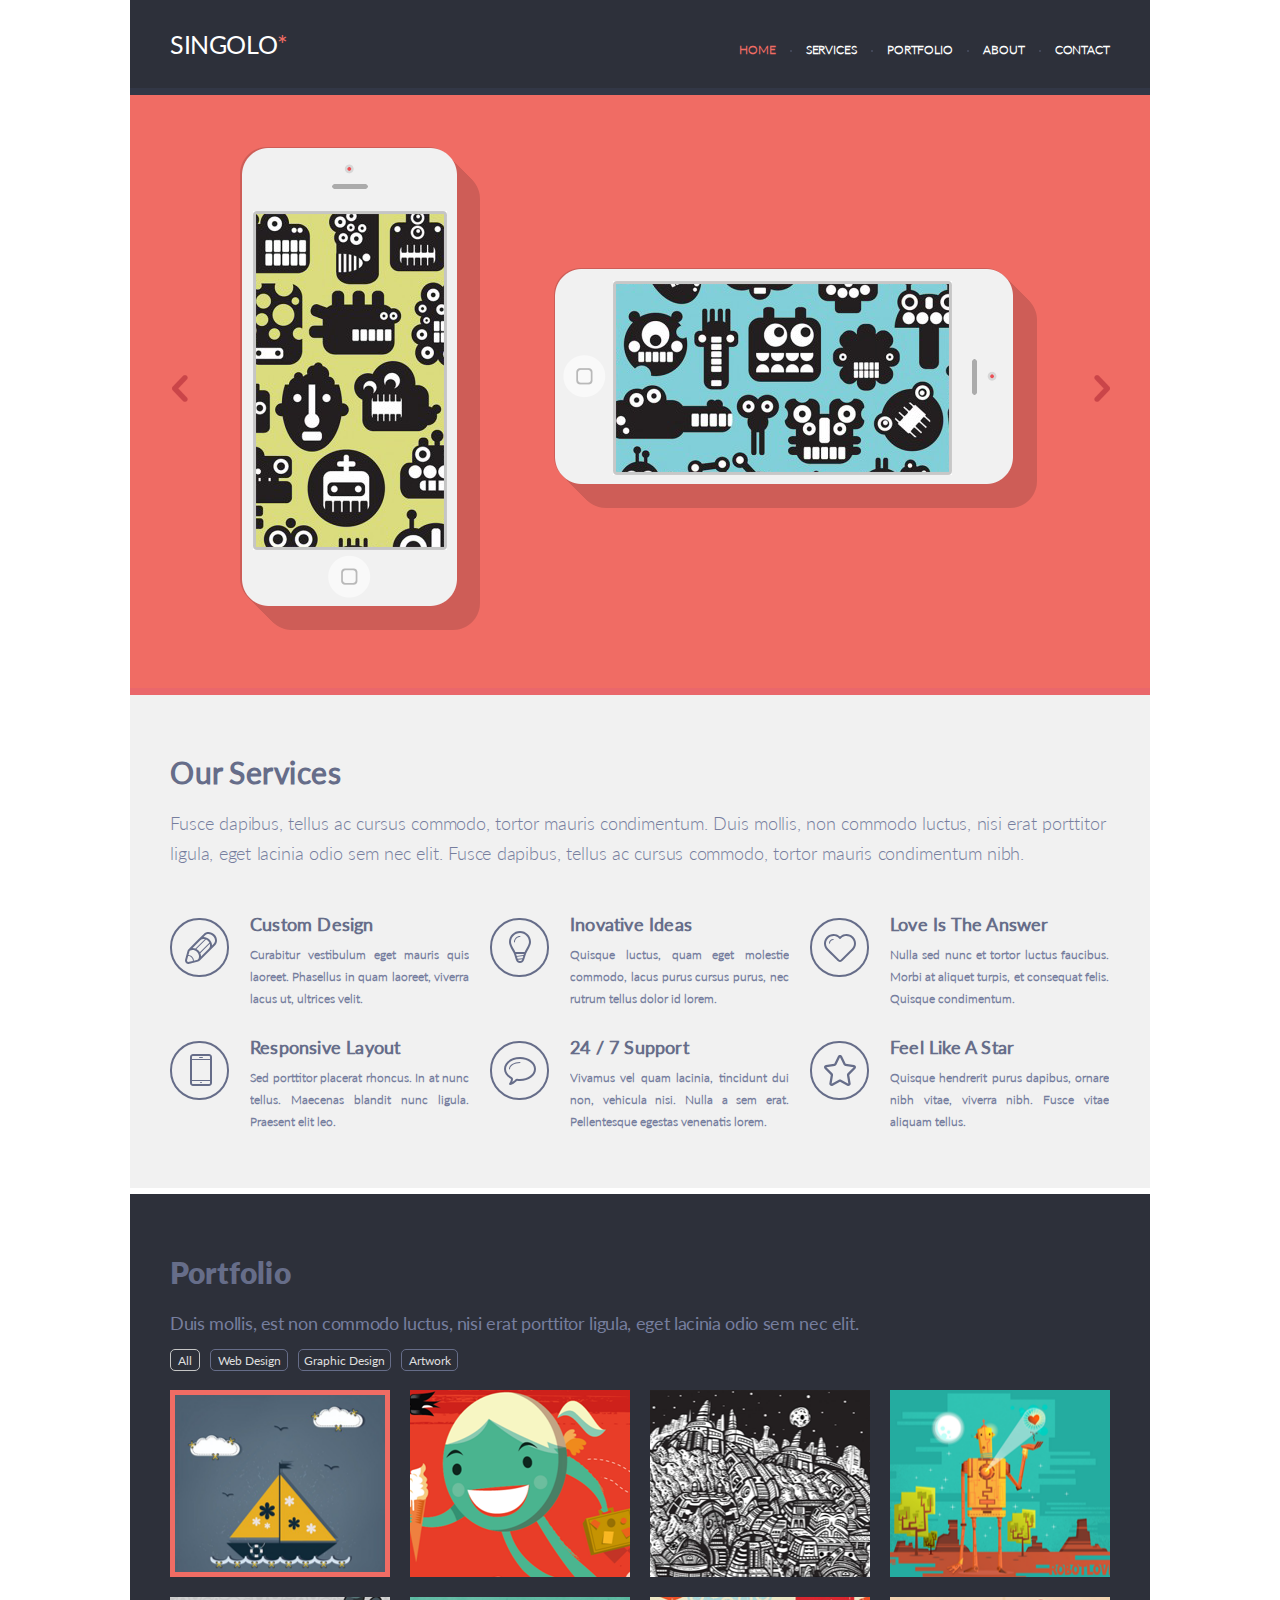
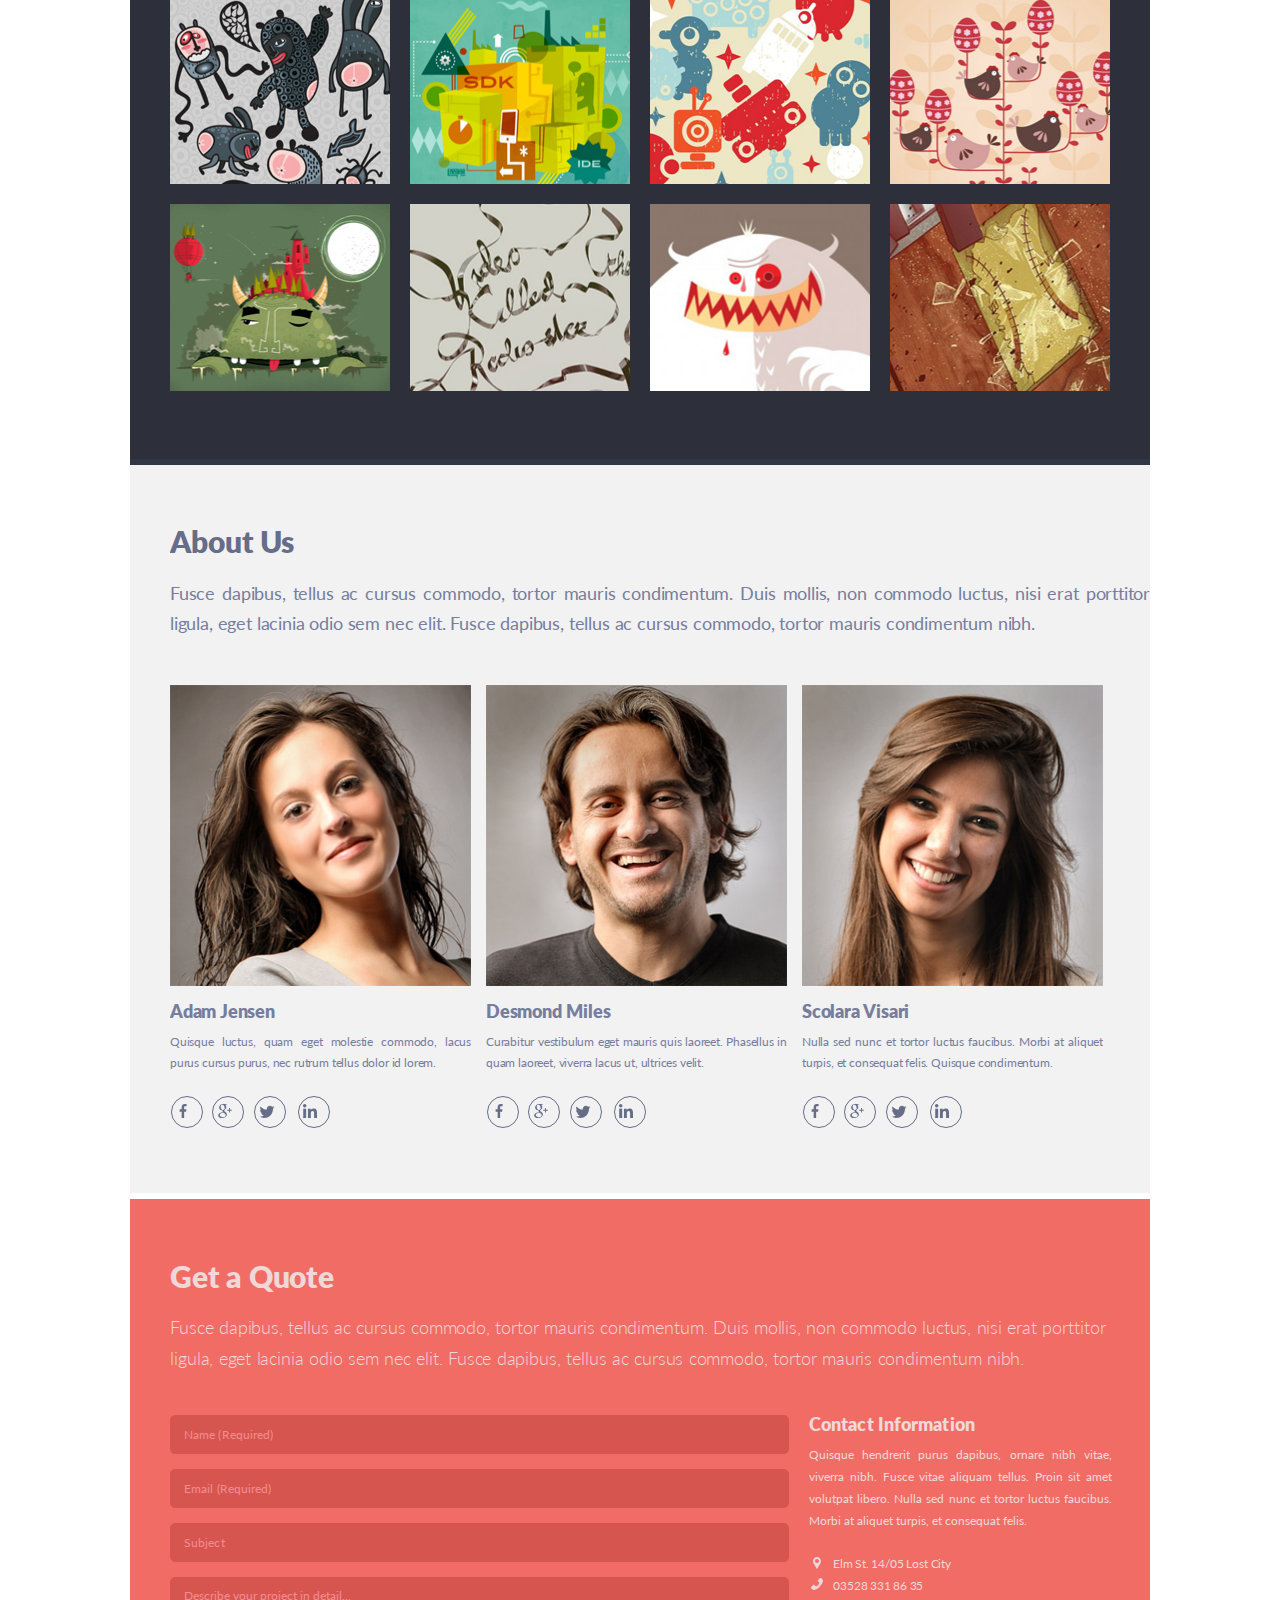
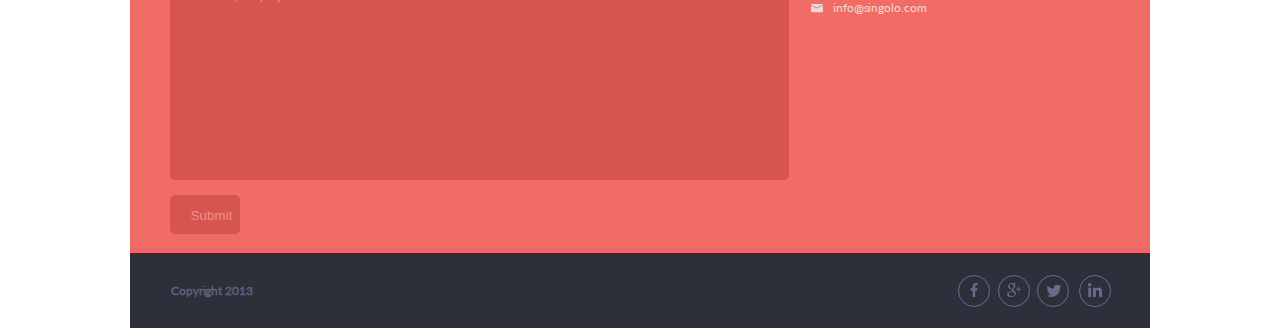
<file: index.html>
<!DOCTYPE html>
<html lang="en">
<head>
    <meta charset="UTF-8">
    <meta name="viewport" content="width=device-width, initial-scale=1.0, user-scalable=no">
    <title>Document</title>
    <link rel="stylesheet" href="./style.css">
</head>
<body>
    <header class="header">
        <div class="header-wrapper">
            <div class="hamburger">
                <span class="hamburger-line"></span>
                <span class="hamburger-line"></span>
                <span class="hamburger-line"></span>
            </div>
            <h1 class="header-title">singolo<span>*</span></h1>
            <nav class="header-navbar" id="header-nav">
                <a href="#home" class="header-navbar__link header-active">home</a>
                <a href="#services" class="header-navbar__link">services</a>
                <a href="#portfolio" class="header-navbar__link">portfolio</a>
                <a href="#about" class="header-navbar__link">about</a>
                <a href="#contact" class="header-navbar__link">contact</a>
            </nav>
        </div> 
    </header>
    <main class="main">
        <section class="slider" id="home">
            <div class="wrapper-slider back-slider-1 wrapper-active">
                <div class="phone-vertical">
                    <img src="./assets/image/phone.png" alt="Phone-img" id="phone-vertical" class="phone-vertical-wrapper cursor-pointer">
                    <img src="./assets/image/image-inner-vertical.png" alt="phone-display" class="phone-vertical-display cursor-pointer">
                    <div class="vertical-display-black cursor-pointer"></div>
                </div>   
                <div class="phone-horizontal">
                    <img src="./assets/image/phone-horiz.png" alt="Phone-img" id="phone-horizontal" class="phone-horizontal-wrapper cursor-pointer">
                    <img src="./assets/image/image-inner-gorizont.png" alt="phone-display" class="phone-horizontal-display cursor-pointer">
                    <div class="horizontal-display-black cursor-pointer"></div>
                </div>
            </div>
            <div class="wrapper-slider back-slider-2">
                <div class="inner-slider-2">
                    <img src="./assets/image/phone-back-slide2.png" alt="Phone-img" class="phone-back-slide-2">
                    <img src="./assets/image/phone-back-slide2.png" alt="Phone-img" class="phone-back-slide-2">
                </div>
                <img src="./assets/image/phone-content-slide2.png" class="phone-slider-2" alt="Phone-img">
            </div>
            <div class="slider-left">
                <img src="./assets/image/slider-left.svg" alt="slider">
            </div>
            <div class="slider-right">
                <img src="./assets/image/slider-right.svg" alt="slider">
            </div>
        </section>
        <section class="services" id="services">
            <h2 class="services-title">Our Services</h2>
            <p class="services-subtitle">Fusce dapibus, tellus ac cursus commodo, tortor mauris condimentum. Duis mollis, non commodo luctus, nisi erat porttitor ligula, eget lacinia odio sem nec elit. Fusce dapibus, tellus ac cursus commodo, tortor mauris condimentum nibh.
            </p>
            <div class="services-characteristic">
                <div class="services-characteristic__column">
                    <div class="characteristic_element design">
                        <h3>Custom Design</h3>
                        <p>Curabitur vestibulum eget mauris quis laoreet. Phasellus in quam laoreet, viverra lacus ut, ultrices velit.</p>
                    </div>
                    <div class="characteristic_element responsive">
                        <h3>Responsive Layout</h3>
                        <p>Sed porttitor placerat rhoncus. In at nunc tellus. Maecenas blandit nunc ligula. Praesent elit leo.</p>
                    </div>
                </div>
                <div class="services-characteristic__column">
                    <div class="characteristic_element inovative">
                        <h3>Inovative Ideas</h3>
                        <p>Quisque luctus, quam eget molestie commodo, lacus purus cursus purus, nec rutrum tellus dolor id lorem.</p>
                    </div>
                    <div class="characteristic_element support">
                        <h3>24 / 7 Support</h3>
                        <p>Vivamus vel quam lacinia, tincidunt dui non, vehicula nisi. Nulla a sem erat. Pellentesque egestas venenatis lorem.</p>
                    </div>
                </div>
                <div class="services-characteristic__column">
                    <div class="characteristic_element love">
                        <h3>Love Is The Answer</h3>
                        <p>Nulla sed nunc et tortor luctus faucibus. Morbi at aliquet turpis, et consequat felis. Quisque condimentum.</p>
                    </div>
                    <div class="characteristic_element feel">
                        <h3>Feel Like A Star</h3>
                        <p>Quisque hendrerit purus dapibus, ornare nibh vitae, viverra nibh. Fusce vitae aliquam tellus.</p>
                    </div>
                </div>
            </div>
        </section>
        <section class="portfolio" id="portfolio">
            <h2 class="portfolio-title">Portfolio</h2>
            <p class="portfolio-subtitle">Duis mollis, est non commodo luctus, nisi erat porttitor ligula, eget lacinia odio sem nec elit.</p>
            <nav class="portfolio-nav">
                <ul>
                    <li class="portfolio-nav__element portfolio-nav-active"><a href="#"></a>All</a></li>
                    <li class="portfolio-nav__element"><a href="#"></a>Web Design</a></li>
                    <li class="portfolio-nav__element"><a href="#"></a>Graphic Design</a></li>
                    <li class="portfolio-nav__element"><a href="#"></a>Artwork</a></li>
                </ul>
            </nav>
            <div class="portfolio-image" id="portfolio-image">
                <div class="portfolio-image__element top-1 portfolio-image-active"></div>
                <div class="portfolio-image__element top-2"></div>
                <div class="portfolio-image__element top-3"></div>
                <div class="portfolio-image__element top-4"></div>
                <div class="portfolio-image__element midle-1"></div>
                <div class="portfolio-image__element midle-2"></div>
                <div class="portfolio-image__element midle-3"></div>
                <div class="portfolio-image__element midle-4"></div>
                <div class="portfolio-image__element bottom-1"></div>
                <div class="portfolio-image__element bottom-2"></div>
                <div class="portfolio-image__element bottom-3"></div>
                <div class="portfolio-image__element bottom-4"></div>
            </div>
        </section>
        <section class="about" id="about">
            <h2 class="about-title">About Us</h2>
            <p class="about-subtitle">Fusce dapibus, tellus ac cursus commodo, tortor mauris condimentum. Duis mollis, non commodo luctus, nisi erat porttitor ligula, eget lacinia odio sem nec elit. Fusce dapibus, tellus ac cursus commodo, tortor mauris condimentum nibh.</p>
            <div class="about-column-wrapper">
                <div class="about-column">
                    <img src="./assets/image/singolo2/about-column-left.png" alt="img">
                    <h2 class="about-column__title">Adam Jensen</h2>
                    <p class="about-column__subtitle">Quisque luctus, quam eget molestie commodo, lacus purus cursus purus, nec rutrum tellus dolor id lorem.</p>
                    <div class="socials">
                        <a href="#"><img src="./assets/image/singolo2/facebook.svg" height="14" alt="facebook"></a>
                        <a href="#"><img src="./assets/image/singolo2/google-plus-social-logotype.svg" height="14" alt="google"></a>
                        <a href="#"><img src="./assets/image/singolo2/twitter.svg" height="16" alt="twitter"></a>
                        <a href="#"><img src="./assets/image/singolo2/linkedin.svg" height="14" alt="linkedin"></a>
                    </div>
                </div>
                <div class="about-column">
                    <img src="./assets/image/singolo2/about-column-center.png" alt="img">
                    <h2 class="about-column__title">Desmond Miles</h2>
                    <p class="about-column__subtitle">Curabitur vestibulum eget mauris quis laoreet. Phasellus in quam laoreet, viverra lacus ut, ultrices velit.</p>
                    <div class="socials">
                        <a href="#"><img src="./assets/image/singolo2/facebook.svg" height="14" alt="facebook"></a>
                        <a href="#"><img src="./assets/image/singolo2/google-plus-social-logotype.svg" height="14" alt="google"></a>
                        <a href="#"><img src="./assets/image/singolo2/twitter.svg" height="16" alt="twitter"></a>
                        <a href="#"><img src="./assets/image/singolo2/linkedin.svg" height="14" alt="linkedin"></a>
                    </div>
                </div>
                <div class="about-column">
                    <img src="./assets/image/singolo2/about-column-right.png" alt="img">
                    <h2 class="about-column__title">Scolara Visari</h2>
                    <p class="about-column__subtitle">Nulla sed nunc et tortor luctus faucibus. Morbi at aliquet turpis, et consequat felis. Quisque condimentum.</p>
                    <div class="socials">
                        <a href="#"><img src="./assets/image/singolo2/facebook.svg" height="14" alt="facebook"></a>
                        <a href="#"><img src="./assets/image/singolo2/google-plus-social-logotype.svg" height="14" alt="google"></a>
                        <a href="#"><img src="./assets/image/singolo2/twitter.svg" height="16" alt="twitter"></a>
                        <a href="#"><img src="./assets/image/singolo2/linkedin.svg" height="14" alt="linkedin"></a>
                    </div>
                </div>
            </div>
        </section>
        <section class="quote" id="contact">
            <h2 class="quote-title">Get a Quote</h2>
            <p class="quote-subtitle">Fusce dapibus, tellus ac cursus commodo, tortor mauris condimentum. Duis mollis, non commodo luctus, nisi erat porttitor ligula, eget lacinia odio sem nec elit. Fusce dapibus, tellus ac cursus commodo, tortor mauris condimentum nibh.</p>
            <div class="qoute-wrapper">
                <form action="mailto:vl@book.ru" method="POST" class="form" id="form">
                    <input type="text" placeholder="Name (Required)" required maxlength="40" id="name-input">
                    <input type="email" placeholder="Email (Required)" required maxlength="40" id="email-input">
                    <input type="text" placeholder="Subject" maxlength="40" id="subject-input">
                    <textarea name="textarea-describe" cols="30" rows="10" placeholder="Describe your project in detail..." maxlength="500" id="textarea-input"></textarea>
                    <input type="submit" class="form-submit" value="Submit" id="submit-input">
                </form>
                <div class="quot-contact">
                    <h3 class="quot-contact__title">Contact Information</h3>
                    <p class="quot-contact__subtitle">Quisque hendrerit purus dapibus, ornare nibh vitae, viverra nibh. Fusce vitae aliquam tellus. Proin sit amet volutpat libero. Nulla sed nunc et tortor luctus faucibus. Morbi at aliquet turpis, et consequat felis.</p>
                    <a href="#" class="quot-link location">Elm St. 14/05 Lost City </a>
                    <a href="tel:03528 331 86 35" class="quot-link tel">03528 331 86 35</a>
                    <a href="mailto:info@singolo.com" class="quot-link mail">info@singolo.com</a>
                </div>
            </div>
        </section>
        <div class="modal hidden">
            <p>Письмо отправлено</p>
            <p id="modal-subject"></p>
            <p id="modal-description"></p>
            <button id="modal-button" class="modal-button">OK</button>
        </div>
    </main>
    <footer class="footer">
        <h3 class="copyright">Copyright 2013</h3>
        <div class="socials-footer">
            <a href="#"><img src="./assets/image/singolo3/facebook.svg" height="14" alt="facebook"></a>
            <a href="#"><img src="./assets/image/singolo3/google-plus-social-logotype.svg" height="14" alt="google"></a>
            <a href="#"><img src="./assets/image/singolo3/twitter.svg" height="16" alt="twitter"></a>
            <a href="#"><img src="./assets/image/singolo3/linkedin.svg" height="14" alt="linkedin"></a>
        </div>
    </footer>
    <script src="./script.js"></script>
</body>
</html>
</file>
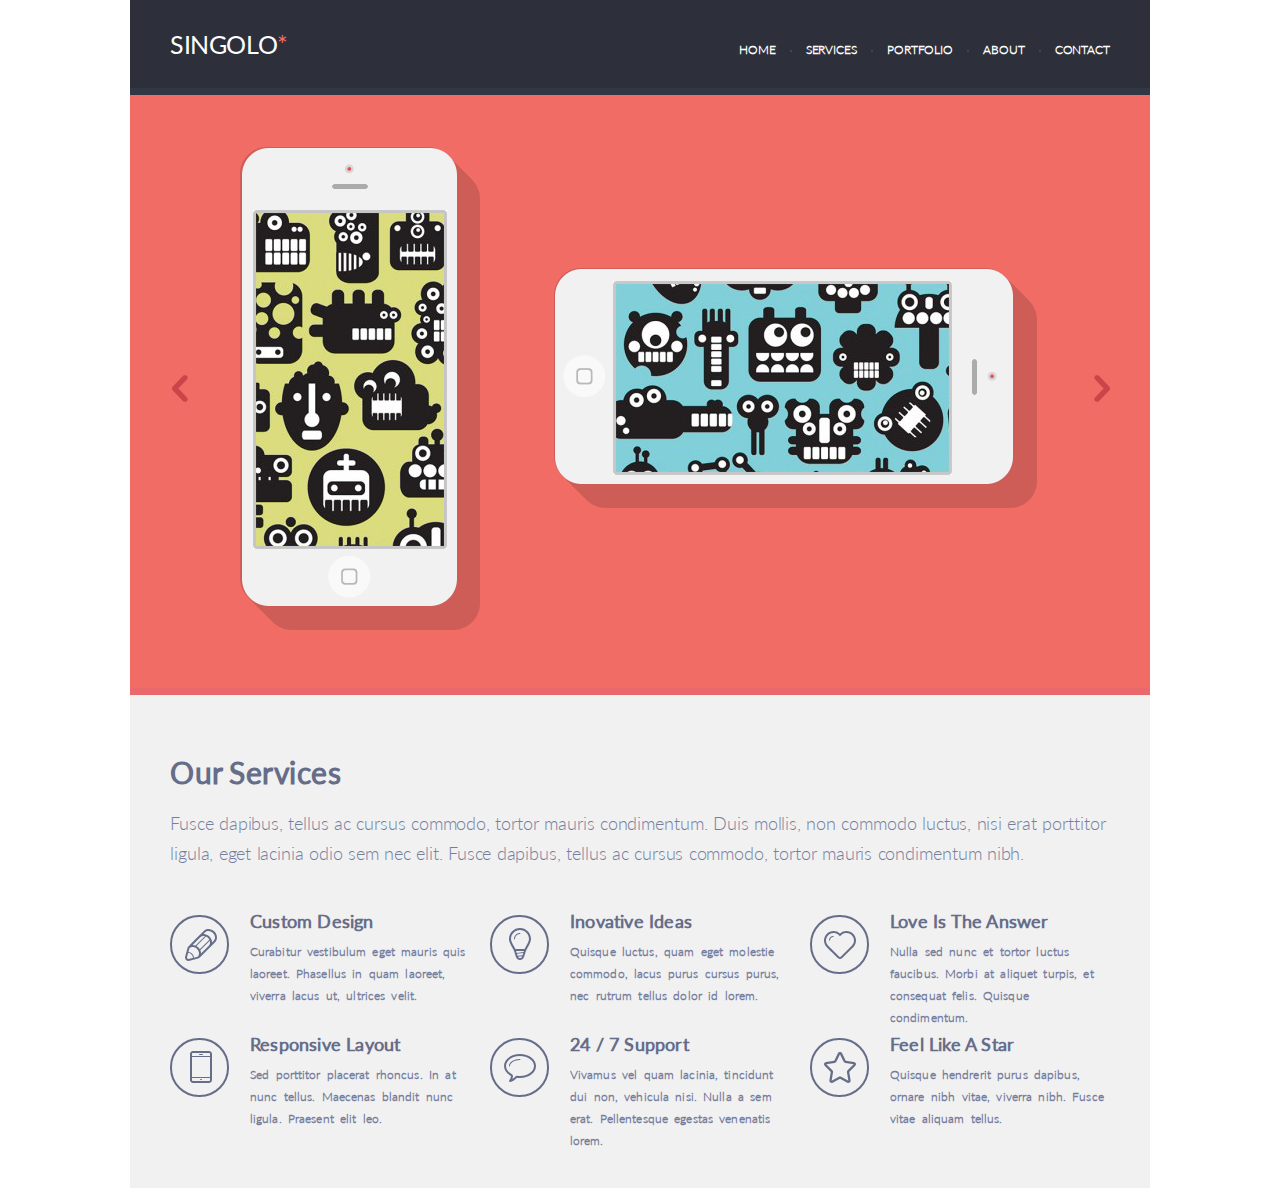
<file: singolo1.html>
<!DOCTYPE html>
<html lang="en">
<head>
    <meta charset="UTF-8">
    <meta name="viewport" content="width=device-width, initial-scale=1.0">
    <title>Document</title>
    <link rel="stylesheet" href="singolo1.css">
</head>
<body>
    <header class="header">
        <div class="header-wrapper">
            <h1 class="header-title">singolo<span>*</span></h1>
            <nav class="header-navbar">
                <a href="#" class="header-navbar__link">home</a>
                <a href="#" class="header-navbar__link">services</a>
                <a href="#" class="header-navbar__link">portfolio</a>
                <a href="#" class="header-navbar__link">about</a>
                <a href="#" class="header-navbar__link">contact</a>
            </nav>
        </div> 
    </header>
    <main class="main">
        <section class="slider">
                <div class="phone-vertical">
                    <img src="./assets/image/phone.png" alt="Phone-img">
                </div>   
                <div class="phone-horizontal">
                    <img src="./assets/image/phone-horiz.png" alt="Phone-img">
                </div>
                <div class="slider-left">
                    <a href="#">
                        <img src="./assets/image/slider-left.svg" alt="slider">
                    </a>
                </div>
                <div class="slider-right">
                    <a href="#">
                        <img src="./assets/image/slider-right.svg" alt="slider">
                    </a>
                </div>
        </section>
        <section class="services">
            <h2 class="services-title">Our Services</h2>
            <p class="services-subtitle">Fusce dapibus, tellus ac cursus commodo, tortor mauris condimentum. Duis mollis, non commodo luctus, nisi erat porttitor ligula, eget lacinia odio sem nec elit. Fusce dapibus, tellus ac cursus commodo, tortor mauris condimentum nibh.
            </p>
            <div class="services-characteristic">
                <div class="services-characteristic__column">
                    <div class="characteristic_element design">
                        <h3>Custom Design</h3>
                        <p>Curabitur vestibulum eget mauris quis laoreet. Phasellus in quam laoreet, viverra lacus ut, ultrices velit.</p>
                    </div>
                    <div class="characteristic_element responsive">
                        <h3>Responsive Layout</h3>
                        <p>Sed porttitor placerat rhoncus. In at nunc tellus. Maecenas blandit nunc ligula. Praesent elit leo.</p>
                    </div>
                </div>
                <div class="services-characteristic__column">
                    <div class="characteristic_element inovative">
                        <h3>Inovative Ideas</h3>
                        <p>Quisque luctus, quam eget molestie commodo, lacus purus cursus purus, nec rutrum tellus dolor id lorem.</p>
                    </div>
                    <div class="characteristic_element support">
                        <h3>24 / 7 Support</h3>
                        <p>Vivamus vel quam lacinia, tincidunt dui non, vehicula nisi. Nulla a sem erat. Pellentesque egestas venenatis lorem.</p>
                    </div>
                </div>
                <div class="services-characteristic__column">
                    <div class="characteristic_element love">
                        <h3>Love Is The Answer</h3>
                        <p>Nulla sed nunc et tortor luctus faucibus. Morbi at aliquet turpis, et consequat felis. Quisque condimentum.</p>
                    </div>
                    <div class="characteristic_element feel">
                        <h3>Feel Like A Star</h3>
                        <p>Quisque hendrerit purus dapibus, ornare nibh vitae, viverra nibh. Fusce vitae aliquam tellus.</p>
                    </div>
                </div>
            </div>
        </section>
    </main>
</body>
</html>
</file>
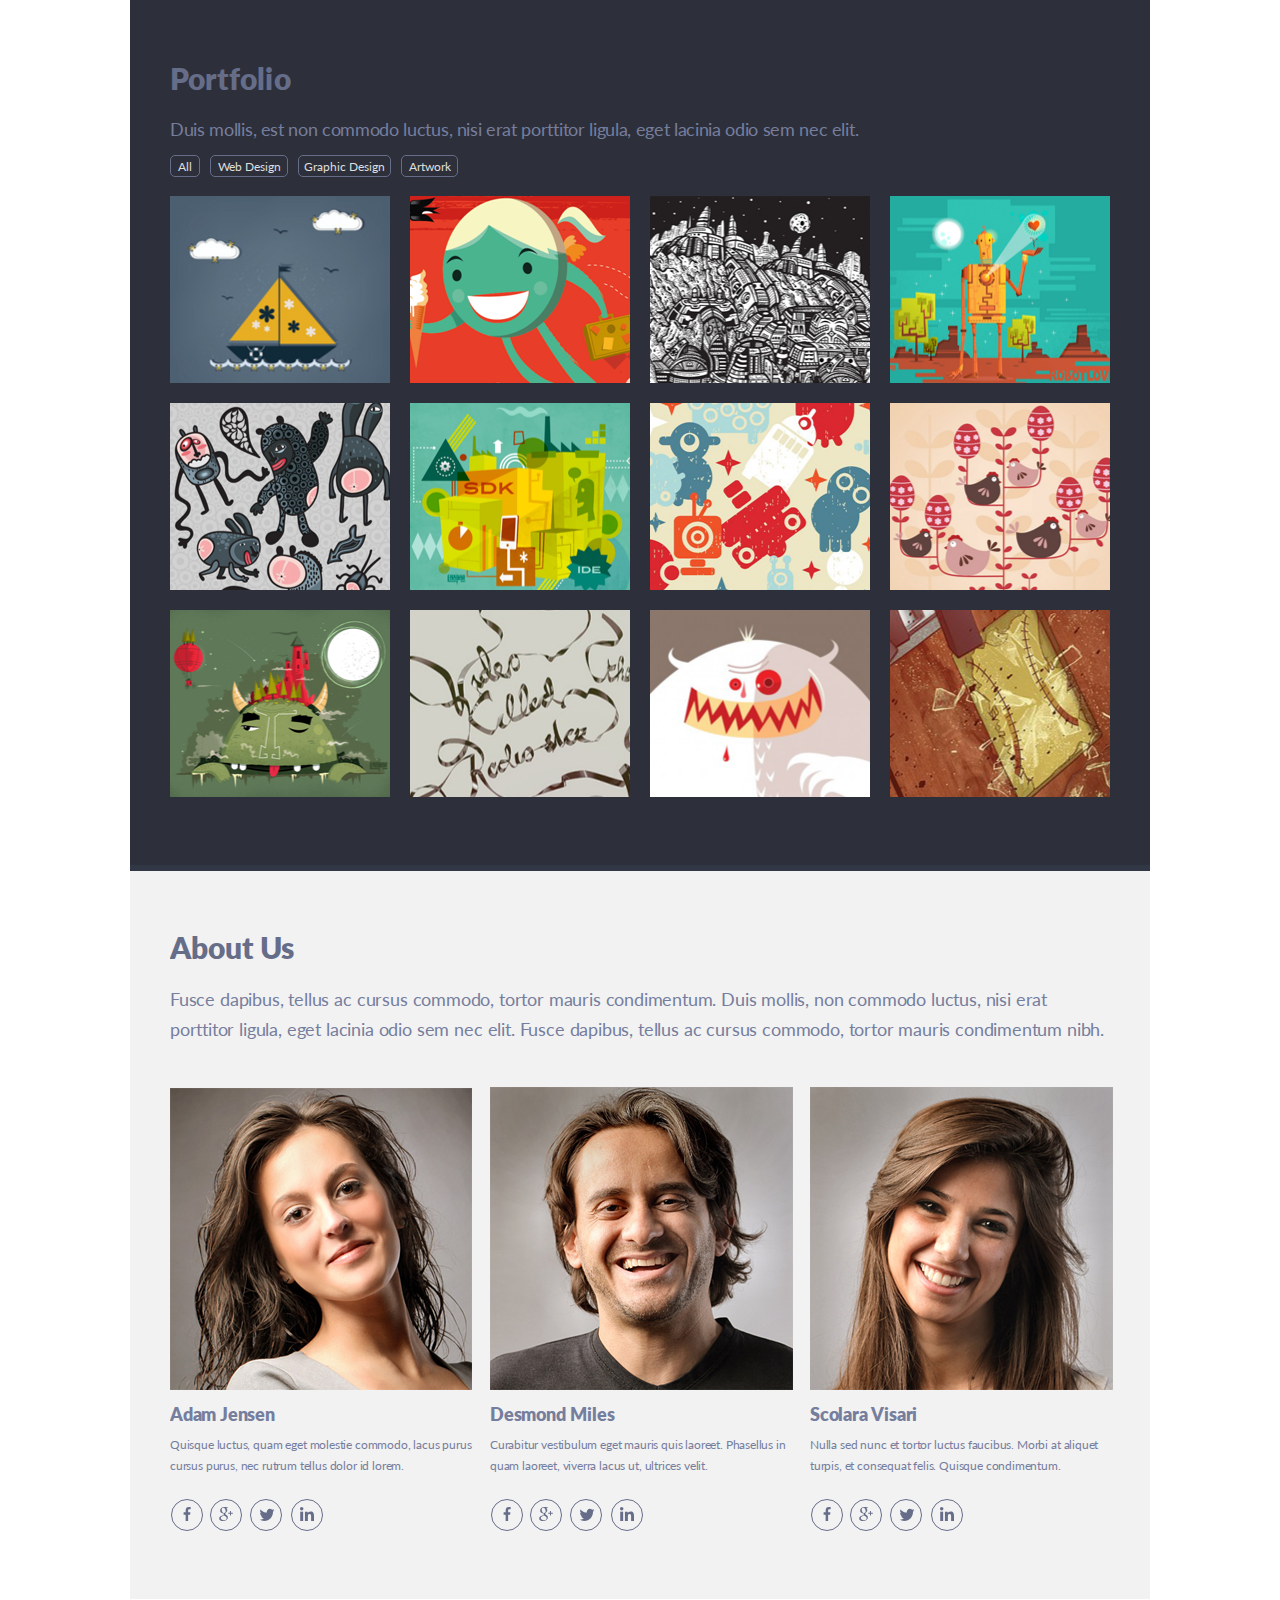
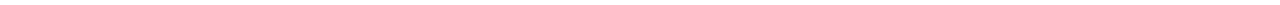
<file: singolo2.html>
<!DOCTYPE html>
<html lang="en">
<head>
    <meta charset="UTF-8">
    <meta name="viewport" content="width=device-width, initial-scale=1.0">
    <title>Document</title>
    <link rel="stylesheet" href="./singolo2.css">
</head>
<body>
    <main class="main">
        <section class="portfolio">
            <h2 class="portfolio-title">Portfolio</h2>
            <p class="portfolio-subtitle">Duis mollis, est non commodo luctus, nisi erat porttitor ligula, eget lacinia odio sem nec elit.</p>
            <nav class="portfolio-nav">
                <ul>
                    <li><a href="#"></a>All</a></li>
                    <li><a href="#"></a>Web Design</a></li>
                    <li><a href="#"></a>Graphic Design</a></li>
                    <li><a href="#"></a>Artwork</a></li>
                </ul>
            </nav>
            <div class="portfolio-image">
                <div class="portfolio-image__element"></div>
                <div class="portfolio-image__element"></div>
                <div class="portfolio-image__element"></div>
                <div class="portfolio-image__element"></div>
                <div class="portfolio-image__element"></div>
                <div class="portfolio-image__element"></div>
                <div class="portfolio-image__element"></div>
                <div class="portfolio-image__element"></div>
                <div class="portfolio-image__element"></div>
                <div class="portfolio-image__element"></div>
                <div class="portfolio-image__element"></div>
                <div class="portfolio-image__element"></div>
            </div>
        </section>
        <section class="about">
            <h2 class="about-title">About Us</h2>
            <p class="about-subtitle">Fusce dapibus, tellus ac cursus commodo, tortor mauris condimentum. Duis mollis, non commodo luctus, nisi erat porttitor ligula, eget lacinia odio sem nec elit. Fusce dapibus, tellus ac cursus commodo, tortor mauris condimentum nibh.</p>
            <div class="about-column">
                <img src="./assets/image/singolo2/about-column-left.png" alt="img">
                <h2 class="about-column__title">Adam Jensen</h2>
                <p class="about-column__subtitle">Quisque luctus, quam eget molestie commodo, lacus purus cursus purus, nec rutrum tellus dolor id lorem.</p>
                <div class="socials">
                    <a href="#"><img src="./assets/image/singolo2/facebook.svg" height="14" alt="facebook"></a>
                    <a href="#"><img src="./assets/image/singolo2/google-plus-social-logotype.svg" height="14" alt="google"></a>
                    <a href="#"><img src="./assets/image/singolo2/twitter.svg" height="16" alt="twitter"></a>
                    <a href="#"><img src="./assets/image/singolo2/linkedin.svg" height="14" alt="linkedin"></a>
                </div>
            </div>
            <div class="about-column">
                <img src="./assets/image/singolo2/about-column-center.png" alt="img">
                <h2 class="about-column__title">Desmond Miles</h2>
                <p class="about-column__subtitle">Curabitur vestibulum eget mauris quis laoreet. Phasellus in quam laoreet, viverra lacus ut, ultrices velit.</p>
                <div class="socials">
                    <a href="#"><img src="./assets/image/singolo2/facebook.svg" height="14" alt="facebook"></a>
                    <a href="#"><img src="./assets/image/singolo2/google-plus-social-logotype.svg" height="14" alt="google"></a>
                    <a href="#"><img src="./assets/image/singolo2/twitter.svg" height="16" alt="twitter"></a>
                    <a href="#"><img src="./assets/image/singolo2/linkedin.svg" height="14" alt="linkedin"></a>
                </div>
            </div>
            <div class="about-column">
                <img src="./assets/image/singolo2/about-column-right.png" alt="img">
                <h2 class="about-column__title">Scolara Visari</h2>
                <p class="about-column__subtitle">Nulla sed nunc et tortor luctus faucibus. Morbi at aliquet turpis, et consequat felis. Quisque condimentum.</p>
                <div class="socials">
                    <a href="#"><img src="./assets/image/singolo2/facebook.svg" height="14" alt="facebook"></a>
                    <a href="#"><img src="./assets/image/singolo2/google-plus-social-logotype.svg" height="14" alt="google"></a>
                    <a href="#"><img src="./assets/image/singolo2/twitter.svg" height="16" alt="twitter"></a>
                    <a href="#"><img src="./assets/image/singolo2/linkedin.svg" height="14" alt="linkedin"></a>
                </div>
            </div>
        </section>
    </main>
</body>
</html>
</file>
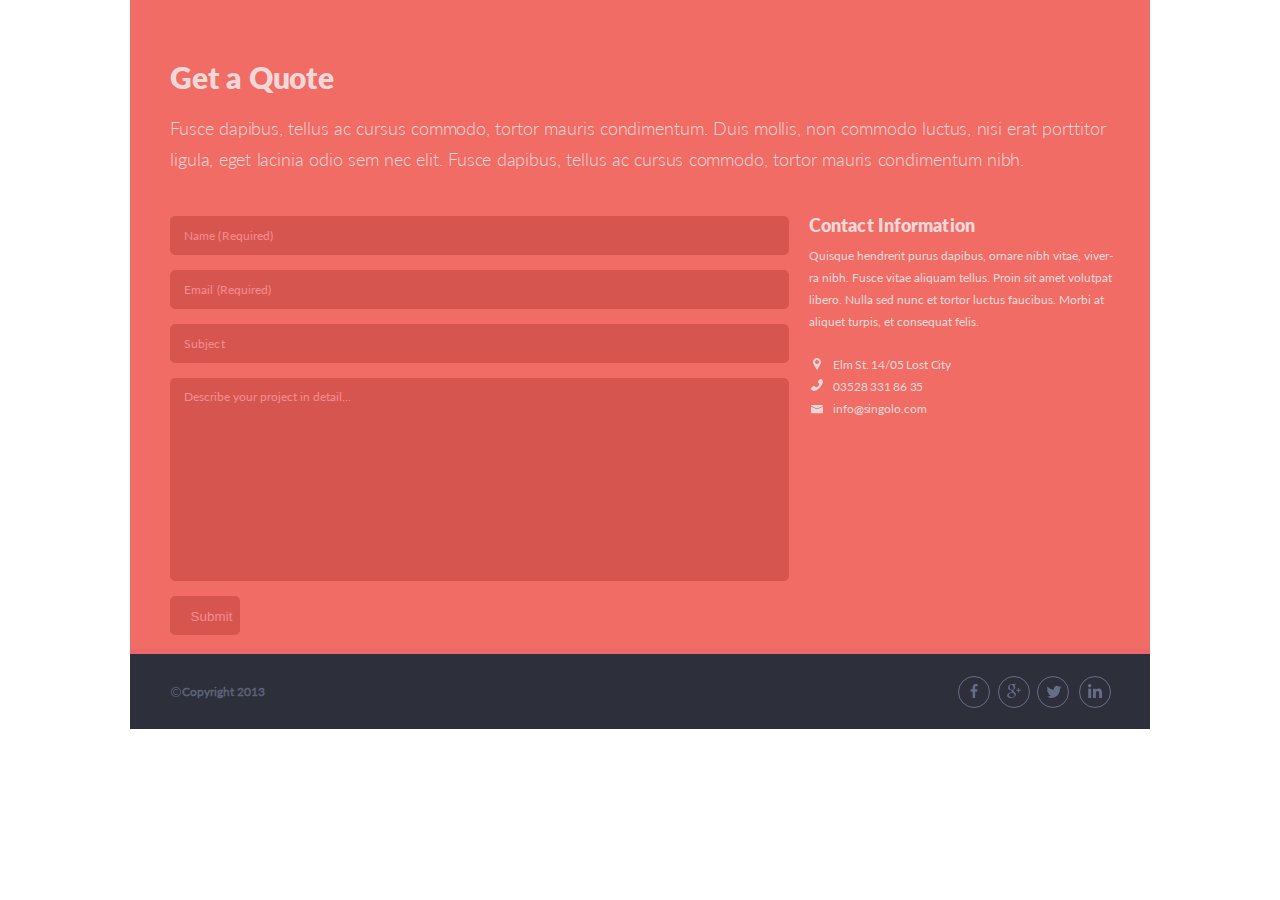
<file: singolo3.html>
<!DOCTYPE html>
<html lang="en">
<head>
    <meta charset="UTF-8">
    <meta name="viewport" content="width=device-width, initial-scale=1.0">
    <title>Document</title>
    <link rel="stylesheet" href="./singolo3.css">
</head>
<body>
    <main class="main">
        <section class="quote">
            <h2 class="quote-title">Get a Quote</h2>
            <p class="quote-subtitle">Fusce dapibus, tellus ac cursus commodo, tortor mauris condimentum. Duis mollis, non commodo luctus, nisi erat porttitor ligula, eget lacinia odio sem nec elit. Fusce dapibus, tellus ac cursus commodo, tortor mauris condimentum nibh.</p>
            <div class="qoute-wrapper">
                <form action="mailto:vl@book.ru" method="POST" class="form">
                    <input type="text" placeholder="Name (Required)" required maxlength="40">
                    <input type="email" placeholder="Email (Required)" required maxlength="40">
                    <input type="text" placeholder="Subject" maxlength="40">
                    <textarea name="" id="" cols="30" rows="10" placeholder="Describe your project in detail..." maxlength="500"></textarea>
                    <input type="submit" class="form-submit" value="Submit">
                </form>
                <div class="quot-contact">
                    <h3 class="quot-contact__title">Contact Information</h3>
                    <p class="quot-contact__subtitle">Quisque hendrerit purus dapibus, ornare nibh vitae, viver-<br>ra nibh. Fusce vitae aliquam tellus. Proin sit amet volutpat libero. Nulla sed nunc et tortor luctus faucibus. Morbi at aliquet turpis, et consequat felis.</p>
                    <a href="#" class="quot-link location">Elm St. 14/05 Lost City </a>
                    <a href="03528 331 86 35" class="quot-link tel">03528 331 86 35</a>
                    <a href="mailto:info@singolo.com" class="quot-link mail">info@singolo.com</a>
                </div>
            </div>
        </section>
    </main>
    <footer class="footer">
        <h3 class="copyright">Copyright 2013</h3>
        <div class="socials-footer">
            <a href="#"><img src="./assets/image/singolo3/facebook.svg" height="14" alt="facebook"></a>
            <a href="#"><img src="./assets/image/singolo3/google-plus-social-logotype.svg" height="14" alt="google"></a>
            <a href="#"><img src="./assets/image/singolo3/twitter.svg" height="16" alt="twitter"></a>
            <a href="#"><img src="./assets/image/singolo3/linkedin.svg" height="14" alt="linkedin"></a>
        </div>
    </footer>
</body>
</html>
</file>
<file: style.css>
@font-face {
    font-family: "Lato-Regular";
    src: url(./assets/fonts/Lato-Regular.ttf);
}
@font-face {
    font-family: "Lato-Bold";
    src: url(./assets/fonts/Lato-Bold.ttf);
}
@font-face {
    font-family: "Lato-Light";
    src: url(./assets/fonts/Lato-Light.ttf);
}
@font-face {
    font-family: "Lato-Black";
    src: url(./assets/fonts/Lato-Black.ttf);
}
* {
    padding: 0;
    margin: 0;
    box-sizing: border-box;
}

body, html {
    scroll-behavior: smooth;
}

.header {
    display: flex;
    justify-content: center;
    align-items: center;
    /* width: 1020px; */
    height: 88px;
    margin: 0 auto;
    background-color: #2d303a;
    position: fixed;
    top: 0;
    left: 50%;
    transform: translateX(-50%);
    z-index: 5;
    max-width: 1020px;
    width: 100%;
}

.header-wrapper {
    width: 92.15%;
    display: flex;
    justify-content: space-between;
    /* width: 940px; */
    align-items: baseline;
    position: relative;
}

.hamburger {
    width: 25px;
    height: 20px;
    display: flex;
    justify-content: space-between;
    flex-direction: column;
    position: absolute;
    top: 50%;
    left: 0px;
    transform: translateY(-50%);
    display: none;
}

.hamburger-line {
    width: 100%;
    height: 2.4px;
    border-radius: 5px;
    background-color: #ffffff;
}



.header-title {
    font-size: 25px;
    color: #ffffff;
    font-family: "Lato-Regular";
    font-weight: 300;
    text-transform: uppercase;
    letter-spacing: -0.4px;
}

.header-title span {
    color: #f06c64;
}

.header-navbar {
    width: 371px;
    display: flex;
    justify-content: space-between;
}

.header-navbar__link {
    font-size: 12px;
    color: #ffffff;
    font-family: "Lato-Light";
    font-weight: 700;
    text-transform: uppercase;
    text-decoration: none;
    letter-spacing: -0.1px;
    transition: all 0.3s;
    position: relative;
}

.header-navbar__link::after {
    content: "";
    display: block;
    top: 50%;
    right: -16px;
    width: 2px;
    height: 2px;
    border-radius: 50%;
    background-color: #494e62;
    position: absolute;
}

.header-navbar__link:nth-child(5)::after {
    display: none;
}

.header-active {
    color: #f06c64;
}

.main { 
    max-width: 1020px;
    margin: 0 auto;  
    margin-top: 88px;
}

.slider {
    /* display: flex;
    align-items: center;
    justify-content: center; */
    height: 607px;
    border-top: #323746 7px solid;
    border-bottom: #ea676b 7px solid;
    position: relative;
    overflow: hidden;
    width: 100%;
}

.wrapper-slider {
    max-height: 607px;
    height: 100%;
    /* display: flex; */
    align-items: center;
    justify-content: center;
    display: none;
    position: relative;
    animation: 0.5s ease-in-out;
}

.wrapper-next,
.wrapper-active {
    display: flex;
}

.wrapper-next {
    position: absolute;
    top: 0;
    width: 100%;
}

.back-slider-1 {
    background-color: #f06c64;
}

.phone-vertical {
    width: 240px;
    height: 483px;
    background-image: url(./assets/image/Shadow.png);
    background-repeat: no-repeat;
    position: relative;
    margin-bottom: 6px;
}

.phone-vertical-display {
    position: absolute;
    top: 64px;
    left: 13px;
    z-index: 2;
}

.phone-horizontal-display {
    position: absolute;
    top: 13px;
    left: 59px;
    z-index: 2;
}

.phone-horizontal {
    height: 240px;
    width: 483px;
    background-size: contain;
    background-image: url(./assets/image/Shadow-horiz.png);
    background-repeat: no-repeat;
    margin: 0 4px 8px 74px;
    position: relative;
}

.vertical-display-black {
    width: 194px;
    height: 339px;
    background-color: black;
    position: absolute;
    top: 64px;
    left: 13px;
    z-index: 1;
}

.horizontal-display-black {
    width: 339px;
    height: 194px;
    background-color: black;
    position: absolute;
    top: 13px;
    left: 59px;
    z-index: 1;
}

.back-slider-2 {
    background-color: #648BF0;
}

.inner-slider-2 {
    display: flex;
    width: 518px;
    justify-content: space-between;
}

.phone-slider-2 {
    position: absolute;
    top: 50%;
    left: 50%;
    transform: translate(-50%, -50%);
}

.slider-left {
    position: absolute;
    top: 275px;
    left: 37px;
    padding: 5px;
    transition: all 0.3s;
    cursor: pointer;
}

.slider-right {
    position: absolute;
    top: 275px;
    right: 35px;
    padding: 5px;
    transition: all 0.3s;
    cursor: pointer;
}

.to-left {
    animation-name: left;
}

.to-right {
    animation-name: right;
    animation-direction: reverse;
}

.from-left {
    animation-name: left;
    animation-direction: reverse;
}

.from-right {
    animation-name: right;
}

@keyframes left {
    from {
        left: 0;    
    }
    to {
        left: -100%;
    }
}

@keyframes right {
    from {
        left: 100%;    
    }
    to {
        left: 0;
    }
}

.slider-left:hover,
.slider-right:hover {
    transform: scale(1.4);
}

.services {
    height: 499px;
    background-color: #f1f1f1;
    border-bottom: #ffffff 6px solid;
    padding-top: 59px;
}

.services-title {
    height: 36.36px;
    margin-left: 40px;
    margin-bottom: 14px;
    letter-spacing: 0.5px;
    word-spacing: -2px;
    font-size: 30px;
    color: #666d89;
    font-family: "Lato-Regular";
    white-space: nowrap;
    overflow: hidden;

}

.services-subtitle {
    /* margin: 18px 0 0 40px; */
    margin: 18px 40px 0 40px;
    word-spacing: 0.4px;
    letter-spacing: -0.1px;
    /* width: 940px;
    height: 57px; */
    line-height: 30px;
    color: #767e9e;
    /* font-family: "Lato-Regular"; */
    font-family: "Lato-Light";
    font-size: 18px;
    /* overflow: hidden; */
}

.services-characteristic {
    display: flex;
    width: 859px;
    justify-content: space-between;
    margin-left: 120px;
    margin-top: 45px;
}

.services-characteristic__column {
    display: flex;
    flex-direction: column;
}

.characteristic_element h3 {
    font-size: 18px;
    color: #666d89;
    font-family: "Lato-Regular";
    letter-spacing: 0.2px;
    /* letter-spacing: -0.1px;
    word-spacing: -0.6px; */
    overflow: hidden;
    white-space: nowrap;
    width: 219px;
}

.characteristic_element p {
    width: 219px;
    height: 92px;
    margin-top: 9px;
    font-size: 12px;
    color: #767e9e;
    font-family: "Lato-Light";
    line-height: 22px;
    text-align: justify;
    font-weight: 600;
    overflow: hidden;
}

.feel,
.love,
.support,
.inovative,
.responsive,
.design {
    position: relative;
}

.feel::before,
.love::before,
.support::before,
.inovative::before,
.responsive::before,
.design::before {
    content: "";
    display: block;
    width: 55px;
    height: 55px;
    border-radius: 29px;
    border: 2px solid #666d89;
    position: absolute;
    top: 5px;
    left: -80px;
}

.design::after {
    content: url(./assets/image/services-design.svg);
    top: 19px;
    left: -65px;
    position: absolute;
} 

.responsive::after {
    content: url(./assets/image/services-responsiv.svg);
    top: 17px;
    left: -61px;
    position: absolute;
} 

.inovative::after {
    content: url(./assets/image/services-inovative.svg);
    top: 18px;
    left: -62px;
    position: absolute;
}

.support::after {
    content: url(./assets/image/services-support.svg);
    top: 21px;
    left: -66px;
    position: absolute;
}

.love::after {
    content: url(./assets/image/services-love.svg);
    top: 21px;
    left: -66px;
    position: absolute;
}

.feel::after {
    content: url(./assets/image/services_feellike.svg);
    top: 19px;
    left: -66px;
    position: absolute;
}

/* .portfolio {
    height: 871px;
    background-color: #2d303a;
    border-bottom: #323746 solid 6px;
} */

/* .portfolio {
    background-color: #2d303a;
    border-bottom: #323746 solid 6px;
    height: 944px;
    margin-top: -58px;
    padding-top: 73px;
    background-clip: content-box;
} */

.portfolio {
    padding: 60px 0 0 40px;
    height: 871px;
    background-color: #2d303a;
    border-bottom: #323746 solid 6px;
}

.portfolio-title {
    width: 940px;
    height: 37px;
    font-size: 30px;
    color: #666d89;
    font-family: "Lato-Black";
    overflow: hidden;
    white-space: nowrap;
    letter-spacing: 0.2px;
}

.portfolio-subtitle {
    width: 940px;
    height: 25px;
    margin-top: 17px;
    font-size: 18px;
    line-height: 30px;
    color: #767e9e;
    font-family: "Lato-Regular";
    letter-spacing: -0.3px;
    word-spacing: -0.2px;
    overflow: hidden;
}

.portfolio-nav ul {
    margin-top: 16px;
    display: flex;
    justify-content: space-between;
    width: 288px;
}

.portfolio-nav__element {
    display: flex;
    align-items: center;
    justify-content: center;
    width: 57px;
    height: 22px;
    border-radius: 5px;
    background-color: #2d303a;
    border: 1px solid #666d89;
    font-size: 12px;
    color: #dedede;
    font-family: "Lato-Regular";
    list-style-type: none;
    transition: all 0.3s;
    cursor: pointer;
}

.portfolio-nav__element:nth-child(1) {
    width: 30px;
}

.portfolio-nav__element:nth-child(2) {
    width: 78px;
}

.portfolio-nav__element:nth-child(3) {
    width: 93px;
}

.portfolio-nav-active {
    border: 1px solid #c5c5c5;
}

.portfolio-image {
    display: grid;
    grid-template-columns: repeat(4, 1fr);
    grid-template-rows: repeat(3, 1fr);
    grid-gap: 20px;
    overflow: hidden;
    width: 940px;
    height: 601px;
    margin-top: 19px;
}

.portfolio-image__element {
    width: 220px;
    height: 187px;
    background-color: #3d3a3a;
    overflow: hidden;
    position: relative;
}

.top-1 {
    background-image: url(./assets/image/singolo2/top-1.png);
    background-position: 47% 21%;
}

.top-2 {
    background-image: url(./assets/image/singolo2/top-2.png);
    background-position: 57% center;
}

.top-3 {
    background-image: url(./assets/image/singolo2/top-3.png);
    background-position-x: 38%;
}

.top-4 {
    background-image: url(./assets/image/singolo2/top-4.png);
    background-position: 57% 15%;
}

.midle-1 {
    background-image: url(./assets/image/singolo2/midle-1.png);
    background-position: 46% 17%;
}

.midle-2 {
    background-image: url(./assets/image/singolo2/midle-2.png);
    background-position: 42% 47%;
}

.midle-3 {
    background-image: url(./assets/image/singolo2/midle-3.png);
    background-position: 21% 20%;
}

.midle-4 {
    background-image: url(./assets/image/singolo2/midle-4.png);
    background-position: 41% 34%;
}

.bottom-1 {
    background-image: url(./assets/image/singolo2/bottom-1.png);
    background-position: 48%;
}

.bottom-2 {
    background-image: url(./assets/image/singolo2/bottom-2.png);
    background-position: 56% 24%;
}

.bottom-3 {
    background-image: url(./assets/image/singolo2/bottom-3.png);
    background-position: 74% 77%;
}

.bottom-4 {
    background-image: url(./assets/image/singolo2/bottom-4.png);
    background-position: 48% 25%;
}

.about {
    height: 734px;
    background-color: #f2f2f2;
    border-bottom: #ffffff solid 6px;
    padding: 58px 0 0 40px;
}

.about-title {
    font-size: 30px;
    height: 30px;
    width: 940px;
    color: #666d89;
    font-family: "Lato-Black";
    overflow: hidden;
    white-space: nowrap;
    word-spacing: -1.1px;
}

.about-subtitle {
    /* width: 940px;
    height: 57px; */
    margin-top: 25px;
    font-size: 18px;
    line-height: 30px;
    color: #767e9e;
    font-family: "Lato-Regular";
    letter-spacing: -0.2px;
    word-spacing: 0.2px;
    overflow: hidden;
    text-align: justify;
}

.about-column-wrapper {
    display: flex;
}

.about-column {
    margin: 47px 15px 0 0;
    width: 301px;
    height: 445px;
    /* background-color: #3b3838; */
    /* display: inline-block; */
}

.about-column img {
    display: block;
    width: 100%;
}

.about-column__title {
    margin-top: 14px;
    font-size: 18px;
    height: 22px;
    color: #767e9e;
    font-family: "Lato-Black";
    overflow: hidden;
    white-space: nowrap;
    letter-spacing: -0.2px;
    word-spacing: 0.9px;
}

.about-column__subtitle {
    height: 39px;
    margin-top: 9px;
    font-size: 12px;
    font-family: "Lato-Regular";
    letter-spacing: -0.2px;
    word-spacing: 0.2px;
    overflow: hidden;
    color: #767e9e;
    line-height: 21px;
    text-align: justify;
}

.socials {
    display: flex;
    justify-content: space-between;
    width: 157px;
    margin: 26px 0 0 -2px;
}

.socials a {
    padding: 8px;
    position: relative;
    transition: all 0.3s;
}

.socials a::after {
    content: "";
    display: block;
    width: 30px;
    height: 30px;
    border-radius: 16px;
    border: 1px solid #666d89;
    position: absolute;
    left: 9%;
    top: 0;
}

.socials a:hover {
    transform: scale(1.3);
}

.quote {
    height: 654px;
    padding: 59px 0 0 40px;
    background-color: #f06c64;
    border-bottom: #ea676b 5px solid;
}

.qoute-wrapper {
    display: flex;
}

.quote-title {
    width: 940px;
    height: 35px;
    font-size: 30px;
    color: #f0d8d9;
    font-family: "Lato-Black";
    overflow: hidden;
    white-space: nowrap;
    letter-spacing: -0.2px;
}

.quote-subtitle {
    width: 940px;
    height: 57px;
    margin: 19px 0 46px 0;
    font-size: 18px;
    line-height: 31px;
    color: #f0d8d9;
    font-family: "Lato-Light";
    overflow: hidden;
    letter-spacing: -0.1px;
    word-spacing: 0.4px;
}

.form {
    height: 420px;
    width: 618px;
    display: flex;
    flex-direction: column;
}

input[type=submit],
input[type=email],
input[type=text] {
    margin-bottom: 15px;
    padding-left: 13px;
    border: 1px solid #d6564f;
    width: 619px;
    height: 39px;
    border-radius: 5px;
    background-color: #d6564f;
    color: #f48c8f;
    line-height: 40px;
    letter-spacing: 0.1px;
    outline: none;
}

textarea::placeholder,
input[type=email]::placeholder,
input[type=text]::placeholder {
    font-size: 12px;
    color: #f48c8f;
    font-family: "Lato-Regular";
}

textarea {
    padding-top: 10px;
    padding-left: 13px;
    border: 1px solid #d6564f;
    width: 619px;
    height: 203px;
    border-radius: 5px;
    background-color: #d6564f;
    color: #f48c8f;
    outline: none;
    resize: none;
}

input[type=submit] {
    display: flex;
    margin-top: 15px;
    margin-bottom: 0;
    width: 70px;
    cursor: pointer;
    transition: all 0.3s;
}

input[type=submit]:hover {
    border: 1px solid #e6342b;
    background-color: #f06c64;
    color: #e6342b;
}

.quot-contact {
    margin-left: 21px;
    height: 200px;
    width: 305px;
    display: flex;
    flex-direction: column;
}

.quot-contact__title {
    font-size: 18px;
    line-height: 19px;
    color: #f0d8d9;
    font-family: "Lato-Black";
    letter-spacing: 0.1px;
    overflow: hidden;
    white-space: nowrap;
}

.quot-contact__subtitle {
    margin-top: 10px;
    width: 303px;
    height: 105px;
    font-size: 12px;
    line-height: 22px;
    color: #f0d8d9;
    font-family: "Lato-Regular";
    overflow: hidden;
    text-align: justify;
}

.quot-link {
    margin-top: 7px;
    font-size: 12px;
    letter-spacing: -0.1px;
    word-spacing: -0.4px;
    /* line-height: 22px; */
    color: #f0d8d9;
    font-family: "Lato-Regular";
    text-decoration: none;
    margin-left: 24px;
    position: relative;
    transition: all 0.3s;
}

.quot-link:hover {
    transform: translateX(10px);
}

.location::before {
    content: '';
    background-image: url(./assets/image/singolo3/pin.svg);
    display: block;
    width: 12px;
    height: 12px;
    background-repeat: no-repeat;
    position: absolute;
    top: 1px;
    left: -22px;
    background-size: contain;
}

.tel::before {
    content: '';
    background-image: url(./assets/image/singolo3/phone-call.svg);
    display: block;
    width: 12px;
    height: 12px;
    background-repeat: no-repeat;
    position: absolute;
    top: 0;
    left: -22px;
    background-size: contain;
}

.mail::before {
    content: '';
    background-image: url(./assets/image/singolo3/mail.svg);
    display: block;
    width: 14px;
    height: 12px;
    background-repeat: no-repeat;
    position: absolute;
    top: 2px;
    left: -22px;
    background-size: contain;
}

.footer { 
    width: 1020px;
    margin: 0 auto;
    height: 75px;
    background-color: #2d303a;
    display: flex;
    align-items: center;
    justify-content: space-between;
}

.copyright {
    margin-left: 41px;
    letter-spacing: -0.1px;
    font-size: 12px;
    color: #5b6179;
    font-family: "Lato-Regular";
    position: relative;
}

.socials-footer {
    display: flex;
    justify-content: space-between;
    width: 151px;
    margin-right: 40px;
    margin-top: 5px;
}

.socials-footer a {
    padding: 8px;
    position: relative;
    transition: all 0.3s;
}

.socials-footer a::after {
    content: "";
    display: block;
    width: 30px;
    height: 30px;
    border-radius: 16px;
    border: 1px solid #666d89;
    position: absolute;
    left: -3%;
    top: 0;
}

.socials-footer a:hover {
    transform: scale(1.3);
}

.portfolio-image-active {
    border: #F06C64 solid 5px;
}

.hidden {
    display: none;
}

.modal {
    position: fixed;
    top: 50%;
    left: 50%;
    width: 200px;
    border-radius: 6px;
    background-color: #ffffff;
    padding: 10px;
    overflow: hidden;
    text-overflow: ellipsis;
}

.modal-button {
    background-color: #ffffff;
    margin: 0 auto;
    padding: 5px;
    border-radius: 6px;
    border: 1px solid red;
}

.cursor-pointer {
    cursor: pointer;
}

.display-none {
    display: none;
}

@media (max-width: 1019px) {
    .slider {
        max-height: 457px;
    }

    .phone-vertical {
        width: 181px;
        height: 363px;
        background-image: url(./assets/image/phone-vertical-shadow-tablet.png);
    }

    .phone-vertical-wrapper {
        width: 162.36px;
        height: 344.26px;
    }

    .phone-vertical-display {
        width: 146px;
        height: 255px;
        top: 47px;
        left: 9px;
    }

    .vertical-display-black {
        width: 146px;
        height: 255px;
        top: 47px;
        left: 9px;
    }

    .phone-horizontal {
        height: 181px;
        width: 363px;
        background-image: url(./assets/image/phone-horizontal-shadow-tablet.png);
    }

    .phone-horizontal-wrapper {
        height: 162.36px;
        width: 344.26px;
    }

    .phone-horizontal-display {
        height: 146px;
        width: 255px;
        top: 8px;
        left: 43px;
    }

    .horizontal-display-black {
        height: 146px;
        width: 255px;
        top: 8px;
        left: 43px;
    }

    .slider-right {
        top: 50%;
        transform: translateY(-50%);
        right: 26.86px;
    }

    .slider-left {
        top: 50%;
        transform: translateY(-50%);
        left: 26.86px;
    }

    .inner-slider-2 {
        width: 328px;
    }

    .phone-back-slide-2 {
        width: 100px;
    }

    .phone-slider-2 {
        width: 158px;
    }

    .services {
        height: 675px;
        padding: 40px 40px 0 40px;
        /* padding-top: 40px; */
        border-bottom: 0;
        /* padding-left: 40px; */
    }

    .services-title {
        margin-left: 0;
    }

    .services-subtitle {
        width: 100%;
        margin-left: 0;
        text-align: justify;
        /* height: 99px; */
    }

    .services-characteristic {
        width: 526px;
        height: 377px;
        flex-direction: column;
        margin: 0 auto;
        margin-top: 36px;
        /* margin-left: 12%; */
    }

    .services-characteristic__column {
        flex-direction: row;
        justify-content: space-between;
        margin-bottom: 39px;
        width: 573px;
    }

    .characteristic_element p {
        width: 220px;
        height: 77px;
        margin-top: 7px;
    }

    .portfolio {
        height: 1102px;
        padding-left: 0;
    }

    .portfolio-title {
        margin-left: 40px;
    }

    .portfolio-subtitle {
        margin-left: 40px;
        width: 89.0%;
        height: 60px;
    }

    .portfolio-nav ul {
        margin-left: 40px;
        margin-top: 12px;
    }

    .portfolio-image {
        grid-template-columns: repeat(3, 1fr);
        grid-template-rows: repeat(4, 1fr);
        width: 700px;
        height: 794px;
        margin-left: 40px;
        margin-top: 28px;
    }

    .about {
        min-height: 669px;
        max-height: 734px;
        height: 100%;
        padding: 52px 40px 20px 40px;
        border-bottom: 0;
    }

    .about-subtitle {
        /* width: 95%;
        height: 100px; */
        margin-bottom: 11px;
    }

    .about-column-wrapper {
        height: 444px;
        max-width: 941px;
        width: 100%;
    }

    .about-column {
        height: 380px;
        margin-top: 28px;
        margin-right: 1.9%;
        max-width: 301px;
        width: 100%;
    }

    .about-column:nth-child(3) {
        margin-right: 0;
    }

    .about-column__title {
        margin-top: 9px;
    }

    .about-column__subtitle {
        height: 72px;
        margin-top: 0px;
    }

    .socials {
        margin-top: 5px;
    }

    .quote {
        height: 631px;
        padding-top: 53px;
        padding-right: 40px;
    }

    .quote-subtitle {
        width: 100%;
        height: 96px;
        margin-bottom: 19px;
    }

    .form {
        min-width: 442px;
        max-width: 618px;
        width: 100%;
    }

    input[type=email],
    input[type=text] {
        margin-bottom: 11px;
        min-width: 442px;
        max-width: 619px;
        width: 100%;
    }

    .form-submit {
        width: 70px;
    }

    textarea {
        min-width: 442px;
        max-width: 619px;
        width: 100%;
        height: 159px;
    }

    .quot-contact {
        margin-left: 29px;
    }

    .quot-contact__subtitle {
        min-width: 221px;
        max-width: 303px;
        width: 100%;
        height: 130px;
        margin-top: 6px;
    }

    .footer {
        max-width: 1020px;
        width: 100%;
    }
}





@media (max-width: 767px) {
    .header {
        max-height: 71px;
    }

    .header-wrapper {
        justify-content: center;
    }

    .header-title {
        font-size: 19.6875px;
        z-index: 1;
    }

    .header-navbar {
        position: absolute;
        width: 278px;
        height: 100vh;
        top: -101%;
        left: -4.25%;
        background-color: #2D303A;
        display: none;
        /* transform: translateX(-100%); */
        flex-direction: column;
        justify-content: center;
        padding-left: 71px;
        box-shadow: 150px 0px 0px 500px rgba(0, 0, 0, 0.4);
        /* transition: all 0.4s; */
        /* transition-duration: 0.4s; */
    }

    .header-navbar.wrapper-active {
        display: flex;
        animation: showBlock 0.4s linear forwards;
    }
    
    @keyframes showBlock {
      0% {
        opacity: 0;
      }
      100% {
        opacity: 1;
      }
    }

    .header-navbar__link {
        font-size: 24px;
        margin-top: 27px;
    }
    .header-navbar__link:nth-child(1) {
        margin: 0;
    }

    .header-navbar__link::after {
        display: none;
    }

    .hamburger {
        display: flex;
        z-index: 1;
        transition: 0.4s all;
    }

    .hamburger-rotate {
        transform: rotate(90deg);
        transform-origin: 70% 30%;
    }

    .main {
        margin-top: 71px;
    }

    .slider {
        height: 218.38px;
        border-top: 0;
        border-bottom: #ea676b 2.2px solid;
    }

    .phone-vertical {
        width: 88.3px;
        height: 177.61px;
        background-image: url(./assets/image/phone-vertical-shadow-mobile.png);
    }

    .phone-vertical-wrapper {
        width: 79.28px;
        height: 168.1px;
    }

    .phone-vertical-display {
        width: 71px;
        height: 124px;
        top: 23px;
        left: 4px;
    }

    .vertical-display-black {
        width: 71px;
        height: 124px;
        top: 23px;
        left: 4px;
    }   

    .phone-horizontal {
        margin-right: 0;
        margin-left: 20.5px;
        height: 88.3px;
        width: 177.61px;
        background-image: url(./assets/image/phone-horizontal-shadow-mobile.png);
    }

    .phone-horizontal-wrapper {
        height: 79.28px;
        width: 168.1px;
    }

    .phone-horizontal-display {
        height: 71px;
        width: 124px;
        top: 4px;
        left: 22px;    
    }

    .horizontal-display-black {
        height: 71px;
        width: 124px;
        top: 4px;
        left: 22px;    
    }

    .slider-right {
        right: 10px;
    }

    .slider-left {
        left: 10px;
    }

    .inner-slider-2 {
        width: 189px;
    }

    .phone-slider-2 {
        width: 88px;
    }

    .phone-back-slide-2 {
        width: 58px;
    }

    .services {
        height: 1032px;
        padding: 30px 30px 0 30px;
    }

    .services-title {
        margin-bottom: 18px;
    }

    .services-subtitle {
        min-height: 99px;
        width: 100%;
        text-align: justify;
    }

    .services-characteristic {
        width: 150px;
        margin-top: 26px;
        height: 700px;
    }

    .services-characteristic__column {
        width: 225px;
        flex-direction: column;
        margin-bottom: 0;
    }

    .characteristic_element {
        margin-bottom: 15px;
    }

    .portfolio {
        height: 844px;
        border-bottom: 0;
        padding-top: 40px;
    }

    .portfolio-title {
        margin-left: 30px;
    }

    .portfolio-subtitle {
        width: 80%;
        margin-left: 30px;
        margin-top: 23px;
        height: 81px;
    }

    .portfolio-nav ul {
        margin-top: 22px;
        margin-left: 30px;
    }

    .portfolio-image {
        margin-left: 30px;
        width: 315px;
        height: 553px;
        grid-template-columns: repeat(2, 1fr);
        grid-template-rows: repeat(4, 1fr);
        grid-gap: 14px;
        margin: 28px auto 0;
    }

    .portfolio-image__element {
        width: 151px;
        height: 128px;
    }

    .about {
        min-height: 1754px;
        padding: 36px 30px 0 30px;
    }

    .about-subtitle {
        height: 203px;
        width: 83%;
        margin-bottom: 30px;
    }

    .about-column-wrapper {
        width: 301px;
        height: 1387px;
        flex-direction: column;
        margin: 0 auto;
    }

    .about-column {
        margin: 0;
        height: 433px;
        margin-bottom: 34px;
    }

    .about-column__title {
        margin-top: 18px;
    }

    .about-column__subtitle {
        height: 38px;
        margin-top: 3px;
    }

    .socials {
        margin-top: 18px;
    }

    .quote {
        height: 969px;
        padding: 44px 30px 0;
        border-bottom: 0;
    }

    .quote-subtitle {
        margin-bottom: 30px;
        min-height: 96px;
        max-height: 204px;
        height: 100%;
    }

    .qoute-wrapper {
        flex-direction: column;
    }

    .form {
        min-width: 200px;
        height: 100%;
    }

    input[type=email],
    input[type=text] {
        min-width: 200px;
    }

    textarea {
        min-width: 200px;
    }

    input[type=submit] {
        margin-top: 11px;
        min-width: 200px;
        width: 100%;
    }

    .quot-contact {
        margin-left: 0;
        margin-top: 30px;
        max-width: 315px;
        width: 100%;
    }

    .quot-contact__subtitle {
        max-width: 315px;
        width: 100%;
        height: 110px;
    }

    .footer {
        justify-content: center;
    }

    .copyright {
        display: none;
    }

    .socials-footer {
        margin: 0;
    }
}

@media (max-width: 374px) {
    .phone-horizontal {
        margin-left: 6px;
    }

    .slider-right {
        right: 3px;
    }

    .slider-left {
        left: 3px;
    }

    .services {
        height: 1065px;
    }

    .services-subtitle {
        max-height: 260px;
    }

    .about-subtitle {
        height: 230px;
    }

    .quote-subtitle {
        max-height: 236px;
    }
}
</file>
<file: singolo1.css>
@font-face {
    font-family: "Lato-Regular";
    src: url(./assets/fonts/Lato-Regular.ttf);
}
@font-face {
    font-family: "Lato-Bold";
    src: url(./assets/fonts/Lato-Bold.ttf);
}
@font-face {
    font-family: "Lato-Light";
    src: url(./assets/fonts/Lato-Light.ttf);
}
* {
    padding: 0;
    margin: 0;
    box-sizing: border-box;
}

.header {
    display: flex;
    justify-content: center;
    align-items: center;
    width: 1020px;
    height: 88px;
    margin: 0 auto;
    background-color: #2d303a;
}

.header-wrapper {
    display: flex;
    justify-content: space-between;
    width: 940px;
    align-items: baseline;
}

.header-title {
    font-size: 25px;
    color: #ffffff;
    font-family: "Lato-Regular";
    font-weight: 300;
    text-transform: uppercase;
    letter-spacing: -0.4px;
}

.header-title span {
    color: #f06c64;
}

.header-navbar {
    width: 371px;
    display: flex;
    justify-content: space-between;
}

.header-navbar__link {
    font-size: 12px;
    color: #ffffff;
    font-family: "Lato-Light";
    font-weight: 700;
    text-transform: uppercase;
    text-decoration: none;
    letter-spacing: -0.1px;
    transition: all 0.3s;
    position: relative;
}

.header-navbar__link::after {
    content: "";
    display: block;
    top: 50%;
    right: -16px;
    width: 2px;
    height: 2px;
    border-radius: 50%;
    background-color: #494e62;
    position: absolute;
}

.header-navbar__link:nth-child(5)::after {
    display: none;
}

.header-navbar__link:hover {
    color: #f06c64;
}

.main { 
    width: 1020px;
    margin: 0 auto;  
}

.slider {
    display: flex;
    align-items: center;
    justify-content: center;
    height: 607px;
    background-color: #f06c64;
    border-top: #323746 7px solid;
    border-bottom: #ea676b 7px solid;
    position: relative;
}

.phone-vertical {
    width: 240px;
    height: 483px;
    background-image: url(./assets/image/Shadow.png);
    background-repeat: no-repeat;
    position: relative;
    margin-bottom: 6px;
}

.phone-vertical::after {
    display: block;
    content: "";
    position: absolute;
    background-image: url(./assets/image/image-inner-vertical.png);
    top: 63px;
    left: 13px;
    width: 100%;
    height: 100%;
    background-repeat: no-repeat;
}

.phone-horizontal {
    height: 240px;
    width: 483px;
    background-size: contain;
    background-image: url(./assets/image/Shadow-horiz.png);
    background-repeat: no-repeat;
    margin: 0 4px 8px 74px;
    position: relative;
}

.phone-horizontal::after {
    display: block;
    content: "";
    position: absolute;
    background-image: url(./assets/image/image-inner-gorizont.png);
    top: 13px;
    left: 59px;
    width: 100%;
    height: 100%;
    background-repeat: no-repeat;
}

.slider-left {
    position: absolute;
    top: 275px;
    left: 37px;
    padding: 5px;
    transition: all 0.3s;
}

.slider-right {
    position: absolute;
    top: 275px;
    right: 35px;
    padding: 5px;
    transition: all 0.3s;
}

.slider-left:hover,
.slider-right:hover {
    transform: scale(1.4);
}

.services {
    height: 499px;
    background-color: #f1f1f1;
    border-bottom: #ffffff 6px solid;
    padding-top: 59px;
}

.services-title {
    height: 36.36px;
    margin-left: 40px;
    margin-bottom: 14px;
    letter-spacing: 0.5px;
    word-spacing: -2px;
    font-size: 30px;
    color: #666d89;
    font-family: "Lato-Regular";
    white-space: nowrap;
    overflow: hidden;

}

.services-subtitle {
    margin: 18px 0 0 40px;
    word-spacing: 0.4px;
    letter-spacing: -0.1px;
    width: 940px;
    height: 57px;
    line-height: 30px;
    color: #767e9e;
    /* font-family: "Lato-Regular"; */
    font-family: "Lato-Light";
    font-size: 18px;
    overflow: hidden;
}

.services-characteristic {
    display: flex;
    width: 859px;
    justify-content: space-between;
    margin-left: 120px;
    margin-top: 45px;
}

.services-characteristic__column {
    display: flex;
    flex-direction: column;
}

.characteristic_element h3 {
    font-size: 18px;
    color: #666d89;
    font-family: "Lato-Regular";
    letter-spacing: 0.2px;
    /* letter-spacing: -0.1px;
    word-spacing: -0.6px; */
    overflow: hidden;
    white-space: nowrap;
    width: 219px;
}

.characteristic_element p {
    width: 219px;
    height: 92px;
    margin-top: 9px;
    font-size: 12px;
    color: #767e9e;
    font-family: "Lato-Light";
    line-height: 22px;
    word-spacing: 3.2px;
    letter-spacing: 0.1px;
    font-weight: 600;
    overflow: hidden;
}

.feel,
.love,
.support,
.inovative,
.responsive,
.design {
    position: relative;
}

.feel::before,
.love::before,
.support::before,
.inovative::before,
.responsive::before,
.design::before {
    content: "";
    display: block;
    width: 55px;
    height: 55px;
    border-radius: 29px;
    border: 2px solid #666d89;
    position: absolute;
    top: 5px;
    left: -80px;
}

.design::after {
    content: url(./assets/image/services-design.svg);
    top: 19px;
    left: -65px;
    position: absolute;
} 

.responsive::after {
    content: url(./assets/image/services-responsiv.svg);
    top: 17px;
    left: -61px;
    position: absolute;
} 

.inovative::after {
    content: url(./assets/image/services-inovative.svg);
    top: 18px;
    left: -62px;
    position: absolute;
}

.support::after {
    content: url(./assets/image/services-support.svg);
    top: 21px;
    left: -66px;
    position: absolute;
}

.love::after {
    content: url(./assets/image/services-love.svg);
    top: 21px;
    left: -66px;
    position: absolute;
}

.feel::after {
    content: url(./assets/image/services_feellike.svg);
    top: 19px;
    left: -66px;
    position: absolute;
}
</file>
<file: singolo2.css>
@font-face {
    font-family: "Lato-Regular";
    src: url(./assets/fonts/Lato-Regular.ttf);
}
@font-face {
    font-family: "Lato-Bold";
    src: url(./assets/fonts/Lato-Bold.ttf);
}
@font-face {
    font-family: "Lato-Light";
    src: url(./assets/fonts/Lato-Light.ttf);
}
@font-face {
    font-family: "Lato-Black";
    src: url(./assets/fonts/Lato-Black.ttf);
}
* {
    padding: 0;
    margin: 0;
    box-sizing: border-box;
}

.main { 
    width: 1020px;
    margin: 0 auto;  
}

.portfolio {
    padding: 60px 0 0 40px;
    height: 871px;
    background-color: #2d303a;
    border-bottom: #323746 solid 6px;
}

.portfolio-title {
    width: 940px;
    height: 37px;
    font-size: 30px;
    color: #666d89;
    font-family: "Lato-Black";
    overflow: hidden;
    white-space: nowrap;
    letter-spacing: 0.2px;

}

.portfolio-subtitle {
    width: 940px;
    height: 25px;
    margin-top: 17px;
    font-size: 18px;
    line-height: 30px;
    color: #767e9e;
    font-family: "Lato-Regular";
    letter-spacing: -0.3px;
    word-spacing: -0.2px;
    overflow: hidden;
}

.portfolio-nav ul {
    margin-top: 16px;
    display: flex;
    justify-content: space-between;
    width: 288px;
}

.portfolio-nav li {
    display: flex;
    align-items: center;
    justify-content: center;
    width: 57px;
    height: 22px;
    border-radius: 5px;
    background-color: #2d303a;
    border: 1px solid #666d89;
    font-size: 12px;
    color: #dedede;
    font-family: "Lato-Regular";
    list-style-type: none;
    transition: all 0.3s;
    cursor: pointer;
}

.portfolio-nav li:nth-child(1) {
    width: 30px;
}

.portfolio-nav li:nth-child(2) {
    width: 78px;
}

.portfolio-nav li:nth-child(3) {
    width: 93px;
}

.portfolio-nav li:hover {
    border: 1px solid #c5c5c5;
}

.portfolio-image {
    width: 940px;
    height: 601px;
    margin-top: 19px;
    overflow: hidden;
    display: flex;
    flex-wrap: wrap;
}

.portfolio-image__element {
    width: 220px;
    height: 187px;
    background-color: #3d3a3a;
}

.portfolio-image__element:nth-child(1) {
    background-image: url(./assets/image/singolo2/top-1.png);
    background-position: 47% 21%;
    margin:0 20px 20px 0;
}

.portfolio-image__element:nth-child(2) {
    background-image: url(./assets/image/singolo2/top-2.png);
    background-position: 57% center;
    margin-right: 20px;
}

.portfolio-image__element:nth-child(3) {
    background-image: url(./assets/image/singolo2/top-3.png);
    background-position-x: 38%;
    margin-right: 20px;
}

.portfolio-image__element:nth-child(4) {
    background-image: url(./assets/image/singolo2/top-4.png);
    background-position: 57% 15%;
    margin-bottom: 20px;
}

.portfolio-image__element:nth-child(5) {
    background-image: url(./assets/image/singolo2/midle-1.png);
    background-position: 46% 17%;
    margin:0 20px 20px 0;
}

.portfolio-image__element:nth-child(6) {
    background-image: url(./assets/image/singolo2/midle-2.png);
    background-position: 42% 47%;
    margin-right: 20px;
}

.portfolio-image__element:nth-child(7) {
    background-image: url(./assets/image/singolo2/midle-3.png);
    background-position: 21% 20%;
    margin-right: 20px;
}

.portfolio-image__element:nth-child(8) {
    background-image: url(./assets/image/singolo2/midle-4.png);
    background-position: 41% 34%;
    margin-bottom: 20px;
}

.portfolio-image__element:nth-child(9) {
    background-image: url(./assets/image/singolo2/bottom-1.png);
    background-position: 48%;
    margin:0 20px 20px 0;
}

.portfolio-image__element:nth-child(10) {
    background-image: url(./assets/image/singolo2/bottom-2.png);
    background-position: 56% 24%;
    margin-right: 20px;
}

.portfolio-image__element:nth-child(11) {
    background-image: url(./assets/image/singolo2/bottom-3.png);
    background-position: 74% 77%;
    margin-right: 20px;
}

.portfolio-image__element:nth-child(12) {
    background-image: url(./assets/image/singolo2/bottom-4.png);
    background-position: 48% 25%;
    margin-bottom: 20px;
}

.about {
    height: 734px;
    background-color: #f2f2f2;
    border-bottom: #ffffff solid 6px;
    padding: 58px 0 0 40px;
}

.about-title {
    font-size: 30px;
    height: 30px;
    width: 940px;
    color: #666d89;
    font-family: "Lato-Black";
    overflow: hidden;
    white-space: nowrap;
    word-spacing: -1.1px;
}

.about-subtitle {
    width: 940px;
    height: 57px;
    margin-top: 25px;
    font-size: 18px;
    line-height: 30px;
    color: #767e9e;
    font-family: "Lato-Regular";
    letter-spacing: -0.2px;
    word-spacing: 0.2px;
    overflow: hidden;
}

.about-column {
    margin: 46px 13px 0 0;
    width: 303px;
    height: 445px;
    /* background-color: #3b3838; */
    display: inline-block;
}

.about-column__title {
    margin-top: 9px;
    font-size: 18px;
    height: 22px;
    color: #767e9e;
    font-family: "Lato-Black";
    overflow: hidden;
    white-space: nowrap;
    letter-spacing: -0.2px;
    word-spacing: 0.9px;
}

.about-column__subtitle {
    height: 39px;
    margin-top: 9px;
    font-size: 12px;
    font-family: "Lato-Regular";
    letter-spacing: -0.2px;
    word-spacing: 0.2px;
    overflow: hidden;
    color: #767e9e;
    line-height: 21px;
}

.socials {
    display: flex;
    justify-content: space-between;
    width: 150px;
    margin: 26px 0 0 2px;
}

.socials a {
    padding: 8px;
    position: relative;
    transition: all 0.3s;
}

.socials a::after {
    content: "";
    display: block;
    width: 30px;
    height: 30px;
    border-radius: 16px;
    border: 1px solid #666d89;
    position: absolute;
    left: -3%;
    top: 0;
}

.socials a:hover {
    transform: scale(1.3);
}
</file>
<file: singolo3.css>
@font-face {
    font-family: "Lato-Regular";
    src: url(./assets/fonts/Lato-Regular.ttf);
}
@font-face {
    font-family: "Lato-Bold";
    src: url(./assets/fonts/Lato-Bold.ttf);
}
@font-face {
    font-family: "Lato-Light";
    src: url(./assets/fonts/Lato-Light.ttf);
}
@font-face {
    font-family: "Lato-Black";
    src: url(./assets/fonts/Lato-Black.ttf);
}
* {
    padding: 0;
    margin: 0;
    box-sizing: border-box;
}

.main { 
    width: 1020px;
    margin: 0 auto;  
}

.quote {
    height: 654px;
    padding: 59px 0 0 40px;
    background-color: #f06c64;
    border-bottom: #ea676b 5px solid;
}

.qoute-wrapper {
    display: flex;
}

.quote-title {
    width: 940px;
    height: 35px;
    font-size: 30px;
    color: #f0d8d9;
    font-family: "Lato-Black";
    overflow: hidden;
    white-space: nowrap;
    letter-spacing: -0.2px;
}

.quote-subtitle {
    width: 940px;
    height: 57px;
    margin: 19px 0 46px 0;
    font-size: 18px;
    line-height: 31px;
    color: #f0d8d9;
    font-family: "Lato-Light";
    overflow: hidden;
    letter-spacing: -0.1px;
    word-spacing: 0.4px;
}

.form {
    height: 420px;
    width: 618px;
    display: flex;
    flex-direction: column;
}

input[type=submit],
input[type=email],
input[type=text] {
    margin-bottom: 15px;
    padding-left: 13px;
    border: 1px solid #d6564f;
    width: 619px;
    height: 39px;
    border-radius: 5px;
    background-color: #d6564f;
    color: #f48c8f;
    line-height: 40px;
    letter-spacing: 0.1px;
    outline: none;
}

textarea::placeholder,
input[type=email]::placeholder,
input[type=text]::placeholder {
    font-size: 12px;
    color: #f48c8f;
    font-family: "Lato-Regular";
}

textarea {
    padding-top: 10px;
    padding-left: 13px;
    border: 1px solid #d6564f;
    width: 619px;
    height: 203px;
    border-radius: 5px;
    background-color: #d6564f;
    color: #f48c8f;
    outline: none;
    resize: none;
}

input[type=submit] {
    display: flex;
    margin-top: 15px;
    margin-bottom: 0;
    width: 70px;
    cursor: pointer;
    transition: all 0.3s;
}

input[type=submit]:hover {
    border: 1px solid #e6342b;
    background-color: #f06c64;
    color: #e6342b;
}

.quot-contact {
    margin-left: 21px;
    height: 200px;
    width: 305px;
    display: flex;
    flex-direction: column;
}

.quot-contact__title {
    font-size: 18px;
    line-height: 19px;
    color: #f0d8d9;
    font-family: "Lato-Black";
    letter-spacing: 0.1px;
    overflow: hidden;
    white-space: nowrap;
}

.quot-contact__subtitle {
    margin-top: 10px;
    width: 305px;
    height: 105px;
    font-size: 12px;
    line-height: 22px;
    color: #f0d8d9;
    font-family: "Lato-Regular";
    overflow: hidden;
}

.quot-link {
    margin-top: 7px;
    font-size: 12px;
    letter-spacing: -0.1px;
    word-spacing: -0.4px;
    /* line-height: 22px; */
    color: #f0d8d9;
    font-family: "Lato-Regular";
    text-decoration: none;
    margin-left: 24px;
    position: relative;
    transition: all 0.3s;
}

.quot-link:hover {
    transform: translateX(10px);
}

.location::before {
    content: '';
    background-image: url(./assets/image/singolo3/pin.svg);
    display: block;
    width: 12px;
    height: 12px;
    background-repeat: no-repeat;
    position: absolute;
    top: 1px;
    left: -22px;
    background-size: contain;
}

.tel::before {
    content: '';
    background-image: url(./assets/image/singolo3/phone-call.svg);
    display: block;
    width: 12px;
    height: 12px;
    background-repeat: no-repeat;
    position: absolute;
    top: 0;
    left: -22px;
    background-size: contain;
}

.mail::before {
    content: '';
    background-image: url(./assets/image/singolo3/mail.svg);
    display: block;
    width: 14px;
    height: 12px;
    background-repeat: no-repeat;
    position: absolute;
    top: 2px;
    left: -22px;
    background-size: contain;
}

.footer { 
    width: 1020px;
    margin: 0 auto;
    height: 75px;
    background-color: #2d303a;
    display: flex;
    align-items: center;
    justify-content: space-between
}

.copyright {
    margin-left: 52px;
    font-size: 12px;
    color: #5b6179;
    font-family: "Lato-Regular";
    position: relative;
}

.copyright::before {
    content: '';
    background-image: url(./assets/image/singolo3/copyright.svg);
    display: block;
    width: 10px;
    height: 12px;
    background-repeat: no-repeat;
    position: absolute;
    top: 3px;
    left: -11px;
    background-size: contain;
}

.socials-footer {
    display: flex;
    justify-content: space-between;
    width: 151px;
    margin-right: 40px;
    margin-top: 5px;
}

.socials-footer a {
    padding: 8px;
    position: relative;
    transition: all 0.3s;
}

.socials-footer a::after {
    content: "";
    display: block;
    width: 30px;
    height: 30px;
    border-radius: 16px;
    border: 1px solid #666d89;
    position: absolute;
    left: -3%;
    top: 0;
}

.socials-footer a:hover {
    transform: scale(1.3);
}
</file>
